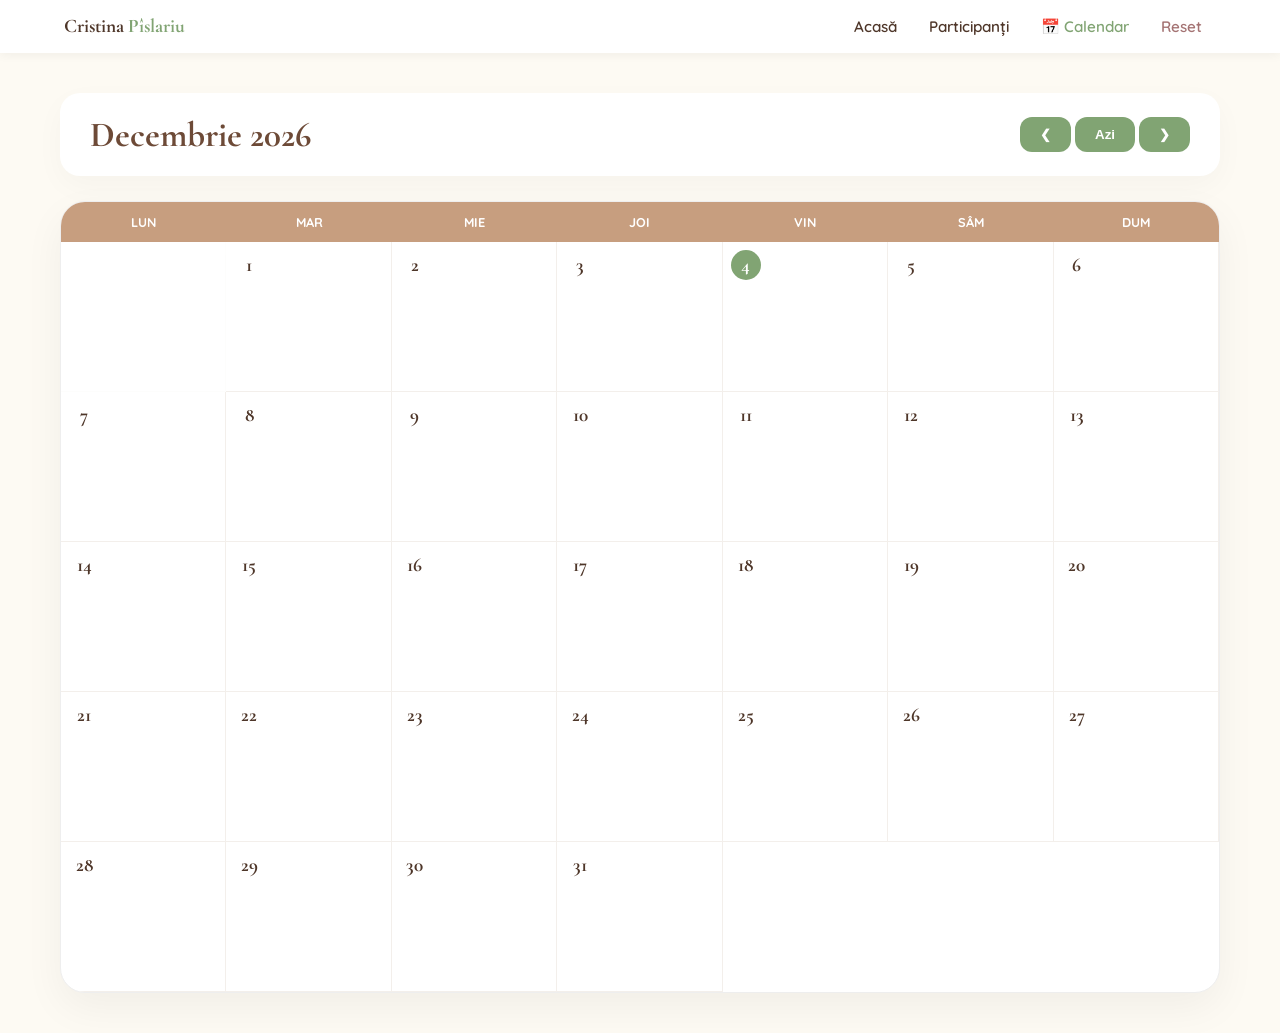
<file: calendar.html>
<!DOCTYPE html>
<html lang="ro">
<head>
    <meta charset="UTF-8">
    <link rel="icon" type="image/x-icon" href="favicon.ico">
    <link rel="icon" type="image/png" sizes="32x32" href="favicon-32x32.png">
    <link rel="icon" type="image/png" sizes="16x16" href="favicon-16x16.png">
    <link rel="apple-touch-icon" sizes="180x180" href="apple-touch-icon.png">
    <meta name="viewport" content="width=device-width, initial-scale=1.0">
    <title>Calendar Jurnal & Planner | Cristina Pîslariu</title>
    
    <link href="https://fonts.googleapis.com/css2?family=Cormorant+Garamond:wght@700&family=Quicksand:wght@400;500;600;700&display=swap" rel="stylesheet">
    
    <style>
        :root {
            --text-maro-inchis: #4e3629;
            --text-maro-deschis: #6d4a37;
            --verde-sage: #81a473;
            --crem-fundal: #fdfaf3;
            --alb-curat: #ffffff;
            --maro-lemn: #c79e7f;
            --font-serif: 'Cormorant Garamond', serif;
            --font-sans: 'Quicksand', sans-serif;
        }

        * { margin: 0; padding: 0; box-sizing: border-box; }
        body { font-family: var(--font-sans); background-color: var(--crem-fundal); color: var(--text-maro-deschis); }

        header { background-color: var(--alb-curat); padding: 0.9rem 5%; box-shadow: 0 2px 10px rgba(0,0,0,0.05); position: sticky; top: 0; z-index: 1000; }
        .nav-wrapper { max-width: 1200px; margin: 0 auto; display: flex; align-items: center; justify-content: space-between; }
        .main-nav ul { display: flex; align-items: center; list-style: none; gap: 0.2rem; }
        .main-nav a { text-decoration: none; color: var(--text-maro-inchis); font-weight: 600; padding: 0.5rem 0.9rem; border-radius: 20px; transition: 0.3s; font-size: 0.95rem; }
        .main-nav a:hover { color: var(--verde-sage); background-color: rgba(129,164,115,0.12); }

        .calendar-app { max-width: 1200px; margin: 40px auto; padding: 0 20px; }
        .calendar-nav { display: flex; justify-content: space-between; align-items: center; margin-bottom: 25px; background: var(--alb-curat); padding: 20px 30px; border-radius: 20px; box-shadow: 0 10px 30px rgba(0,0,0,0.03); }
        .calendar-nav h2 { font-family: var(--font-serif); font-size: 2.2rem; text-transform: capitalize; }

        .btn-nav { background-color: var(--verde-sage); color: white; border: none; padding: 10px 20px; border-radius: 12px; font-weight: 700; cursor: pointer; transition: 0.3s; }
        .btn-nav:hover { background-color: #6a8c5f; }

        .calendar-container { background: var(--alb-curat); border-radius: 25px; overflow: hidden; box-shadow: 0 15px 40px rgba(0,0,0,0.05); border: 1px solid #eee; }
        .calendar-grid { display: grid; grid-template-columns: repeat(7, 1fr); }
        .day-label { background: var(--maro-lemn); color: white; text-align: center; padding: 12px; font-weight: 700; font-size: 0.8rem; text-transform: uppercase; }

        .day-cell { min-height: 150px; border-right: 1px solid #f3efeb; border-bottom: 1px solid #f3efeb; padding: 8px; transition: 0.2s; position: relative; overflow: hidden; }
        .day-cell:hover { background-color: #fdfaf3; cursor: pointer; }
        .day-number { font-family: var(--font-serif); font-size: 1.2rem; font-weight: 700; color: var(--text-maro-inchis); width: 30px; height: 30px; line-height: 30px; text-align: center; border-radius: 50%; margin-bottom: 5px; }
        .day-cell.today .day-number { background-color: var(--verde-sage); color: white; }

        .event-mini-chip { font-size: 0.7rem; padding: 3px 6px; margin-top: 3px; border-radius: 4px; color: white; white-space: nowrap; overflow: hidden; text-overflow: ellipsis; font-weight: 600; display: block; }
        .event-mini-chip span { opacity: 0.9; font-weight: 400; margin-right: 3px; }

        /* MODAL PLANNER */
        .note-modal { display: none; position: fixed; z-index: 9999; left: 0; top: 0; width: 100%; height: 100%; background: rgba(78, 54, 41, 0.7); backdrop-filter: blur(8px); }
        .modal-content { background-color: var(--alb-curat); margin: 2% auto; padding: 2rem; border-radius: 30px; width: 95%; max-width: 850px; max-height: 90vh; overflow-y: auto; position: relative; }

        .planner-grid { margin-top: 20px; }
        .hour-row { display: flex; align-items: center; gap: 8px; border-bottom: 1px solid #f0f0f0; padding: 10px 0; flex-wrap: wrap; }
        .hour-label { width: 50px; font-weight: 700; color: var(--maro-lemn); font-size: 0.85rem; }
        
        .repeat-box { display: flex; align-items: center; gap: 5px; background: #f9f9f9; padding: 5px 10px; border-radius: 8px; font-size: 0.75rem; }
        .repeat-box select, .repeat-box input { border: 1px solid #ddd; border-radius: 4px; font-size: 0.75rem; padding: 2px; }
        .repeat-count { width: 40px; }

        .hour-input { flex: 1; min-width: 150px; border: 1px solid transparent; outline: none; background: transparent; font-family: var(--font-sans); padding: 8px; font-size: 0.95rem; color: var(--text-maro-inchis); }
        .hour-input:focus { border-bottom: 1px solid var(--verde-sage); }

        .color-input-wrapper { position: relative; width: 26px; height: 26px; border-radius: 50%; overflow: hidden; border: 2px solid #eee; flex-shrink: 0; }
        .hour-color-picker { position: absolute; top: -5px; left: -5px; width: 40px; height: 40px; cursor: pointer; border: none; padding: 0; background: none; }

        .modal-btns { display: flex; gap: 15px; margin-top: 25px; position: sticky; bottom: -5px; background: white; padding: 10px 0; }
        .btn-save { flex: 2; background-color: var(--verde-sage); color: white; border: none; padding: 14px; border-radius: 15px; font-weight: 700; cursor: pointer; }
        .btn-cancel { flex: 1; background-color: #f0f0f0; border: none; padding: 14px; border-radius: 15px; cursor: pointer; }
    </style>
</head>
<body>

    <header>
        <div class="nav-wrapper">
            <a href="index.html" class="nav-logo" style="font-family: var(--font-serif); font-size: 1.2rem; font-weight: 700; color: var(--text-maro-inchis); text-decoration: none;">Cristina <span style="color: var(--verde-sage);">Pîslariu</span></a>
            <nav class="main-nav">
                <ul>
                    <li><a href="index.html">Acasă</a></li>
                    <li><a href="fisa-notare.html">Participanți</a></li>
                    <li><a href="calendar.html" style="color: var(--verde-sage);">📅 Calendar</a></li>
                    <li><a href="javascript:void(0)" onclick="location.reload()" style="color: #a47373;">Reset</a></li>
                </ul>
            </nav>
        </div>
    </header>

    <main class="calendar-app">
        <div class="calendar-nav">
            <h2 id="monthDisplay">Luna An</h2>
            <div class="nav-controls">
                <button class="btn-nav" onclick="changeMonth(-1)">❮</button>
                <button class="btn-nav" onclick="goToToday()">Azi</button>
                <button class="btn-nav" onclick="changeMonth(1)">❯</button>
            </div>
        </div>

        <div class="calendar-container">
            <div class="calendar-grid">
                <div class="day-label">Lun</div><div class="day-label">Mar</div>
                <div class="day-label">Mie</div><div class="day-label">Joi</div>
                <div class="day-label">Vin</div><div class="day-label">Sâm</div>
                <div class="day-label">Dum</div>
            </div>
            <div id="calendarGrid" class="calendar-grid"></div>
        </div>
    </main>

    <div id="noteModal" class="note-modal">
        <div class="modal-content">
            <h3 id="modalDateLabel" style="font-family: var(--font-serif); font-size: 1.8rem;">Programare Zi</h3>
            <p id="modalFullDate" style="color: var(--maro-lemn); margin-bottom: 10px; font-weight: 600;"></p>
            
            <div id="hoursContainer" class="planner-grid"></div>
            
            <div class="modal-btns">
                <button class="btn-cancel" onclick="closeNote()">Anulează</button>
                <button class="btn-save" onclick="saveDayPlan()">Salvează în Calendar</button>
            </div>
        </div>
    </div>

    <script>
        let currentDate = new Date();
        let selectedDateKey = "";
        const hoursToPlan = [8,9,10,11,12,13,14,15,16,17,18,19,20,21,22];
        const defaultColor = "#81a473";

        function renderCalendar() {
            const grid = document.getElementById("calendarGrid");
            const monthDisplay = document.getElementById("monthDisplay");
            grid.innerHTML = "";

            const year = currentDate.getFullYear();
            const month = currentDate.getMonth();
            monthDisplay.innerText = new Intl.DateTimeFormat('ro-RO', { month: 'long', year: 'numeric' }).format(currentDate);

            const firstDay = new Date(year, month, 1).getDay();
            const daysInMonth = new Date(year, month + 1, 0).getDate();
            let startingPoint = firstDay === 0 ? 6 : firstDay - 1;

            for (let i = 0; i < startingPoint; i++) {
                grid.innerHTML += `<div class="day-cell" style="opacity: 0.1"></div>`;
            }

            const allData = JSON.parse(localStorage.getItem("calendarProData") || "{}");
            const today = new Date();

            for (let day = 1; day <= daysInMonth; day++) {
                const dateKey = `${day}-${month + 1}-${year}`;
                const isToday = (day === today.getDate() && month === today.getMonth() && year === today.getFullYear());
                
                const cell = document.createElement("div");
                cell.className = `day-cell ${isToday ? 'today' : ''}`;
                cell.innerHTML = `<div class="day-number">${day}</div>`;
                
                if (allData[dateKey]) {
                    const sortedHours = Object.keys(allData[dateKey]).sort();
                    sortedHours.forEach(hourKey => {
                        const taskObj = allData[dateKey][hourKey];
                        const chip = document.createElement("div");
                        chip.className = "event-mini-chip";
                        chip.style.backgroundColor = taskObj.color || defaultColor;
                        chip.innerHTML = `<span>${hourKey}</span> ${taskObj.text}`;
                        cell.appendChild(chip);
                    });
                }

                cell.onclick = () => openPlanner(dateKey);
                grid.appendChild(cell);
            }
        }

        function openPlanner(key) {
            selectedDateKey = key;
            document.getElementById("modalFullDate").innerText = key.replace(/-/g, ' / ');
            const container = document.getElementById("hoursContainer");
            container.innerHTML = "";
            
            const allData = JSON.parse(localStorage.getItem("calendarProData") || "{}");
            const dayData = allData[key] || {};

            hoursToPlan.forEach(hour => {
                const timeStr = `${hour < 10 ? '0'+hour : hour}:00`;
                const saved = dayData[timeStr] || { text: "", color: defaultColor };
                
                container.innerHTML += `
                    <div class="hour-row" data-time="${timeStr}">
                        <div class="hour-label">${timeStr}</div>
                        <div class="color-input-wrapper">
                            <input type="color" class="hour-color-picker" value="${saved.color}">
                        </div>
                        <input type="text" class="hour-input" placeholder="Adaugă activitate..." value="${saved.text}">
                        
                        <div class="repeat-box">
                            <span>Repetă:</span>
                            <select class="repeat-type">
                                <option value="none">Nu</option>
                                <option value="daily">Zilnic</option>
                                <option value="weekly">Săptămânal</option>
                                <option value="monthly">Lunar</option>
                            </select>
                            <span>de</span>
                            <input type="number" class="repeat-count" value="1" min="1" max="52">
                            <span>ori</span>
                        </div>
                    </div>
                `;
            });

            document.getElementById("noteModal").style.display = "block";
        }

        function saveDayPlan() {
            const allData = JSON.parse(localStorage.getItem("calendarProData") || "{}");
            const rows = document.querySelectorAll(".hour-row");
            
            const parts = selectedDateKey.split('-');
            const baseDate = new Date(parts[2], parts[1] - 1, parts[0]);

            rows.forEach(row => {
                const time = row.getAttribute("data-time");
                const text = row.querySelector(".hour-input").value.trim();
                const color = row.querySelector(".hour-color-picker").value;
                const repeatType = row.querySelector(".repeat-type").value;
                const repeatCount = parseInt(row.querySelector(".repeat-count").value) || 1;

                if (text !== "") {
                    // Salvare în ziua curentă
                    if(!allData[selectedDateKey]) allData[selectedDateKey] = {};
                    allData[selectedDateKey][time] = { text: text, color: color };

                    // Logică Repetiție
                    if (repeatType !== "none") {
                        for (let i = 1; i <= repeatCount; i++) {
                            let nextDate = new Date(baseDate);
                            
                            if (repeatType === "daily") {
                                nextDate.setDate(baseDate.getDate() + i);
                            } else if (repeatType === "weekly") {
                                nextDate.setDate(baseDate.getDate() + (i * 7));
                            } else if (repeatType === "monthly") {
                                nextDate.setMonth(baseDate.getMonth() + i);
                            }

                            const nextKey = `${nextDate.getDate()}-${nextDate.getMonth() + 1}-${nextDate.getFullYear()}`;
                            if (!allData[nextKey]) allData[nextKey] = {};
                            allData[nextKey][time] = { text: text, color: color };
                        }
                    }
                } else {
                    if(allData[selectedDateKey] && allData[selectedDateKey][time]) {
                        delete allData[selectedDateKey][time];
                    }
                }
            });

            localStorage.setItem("calendarProData", JSON.stringify(allData));
            closeNote();
            renderCalendar();
        }

        function changeMonth(val) { currentDate.setMonth(currentDate.getMonth() + val); renderCalendar(); }
        function goToToday() { currentDate = new Date(); renderCalendar(); }
        function closeNote() { document.getElementById("noteModal").style.display = "none"; }

        window.onload = renderCalendar;
    </script>
</body>
</html>
</file>
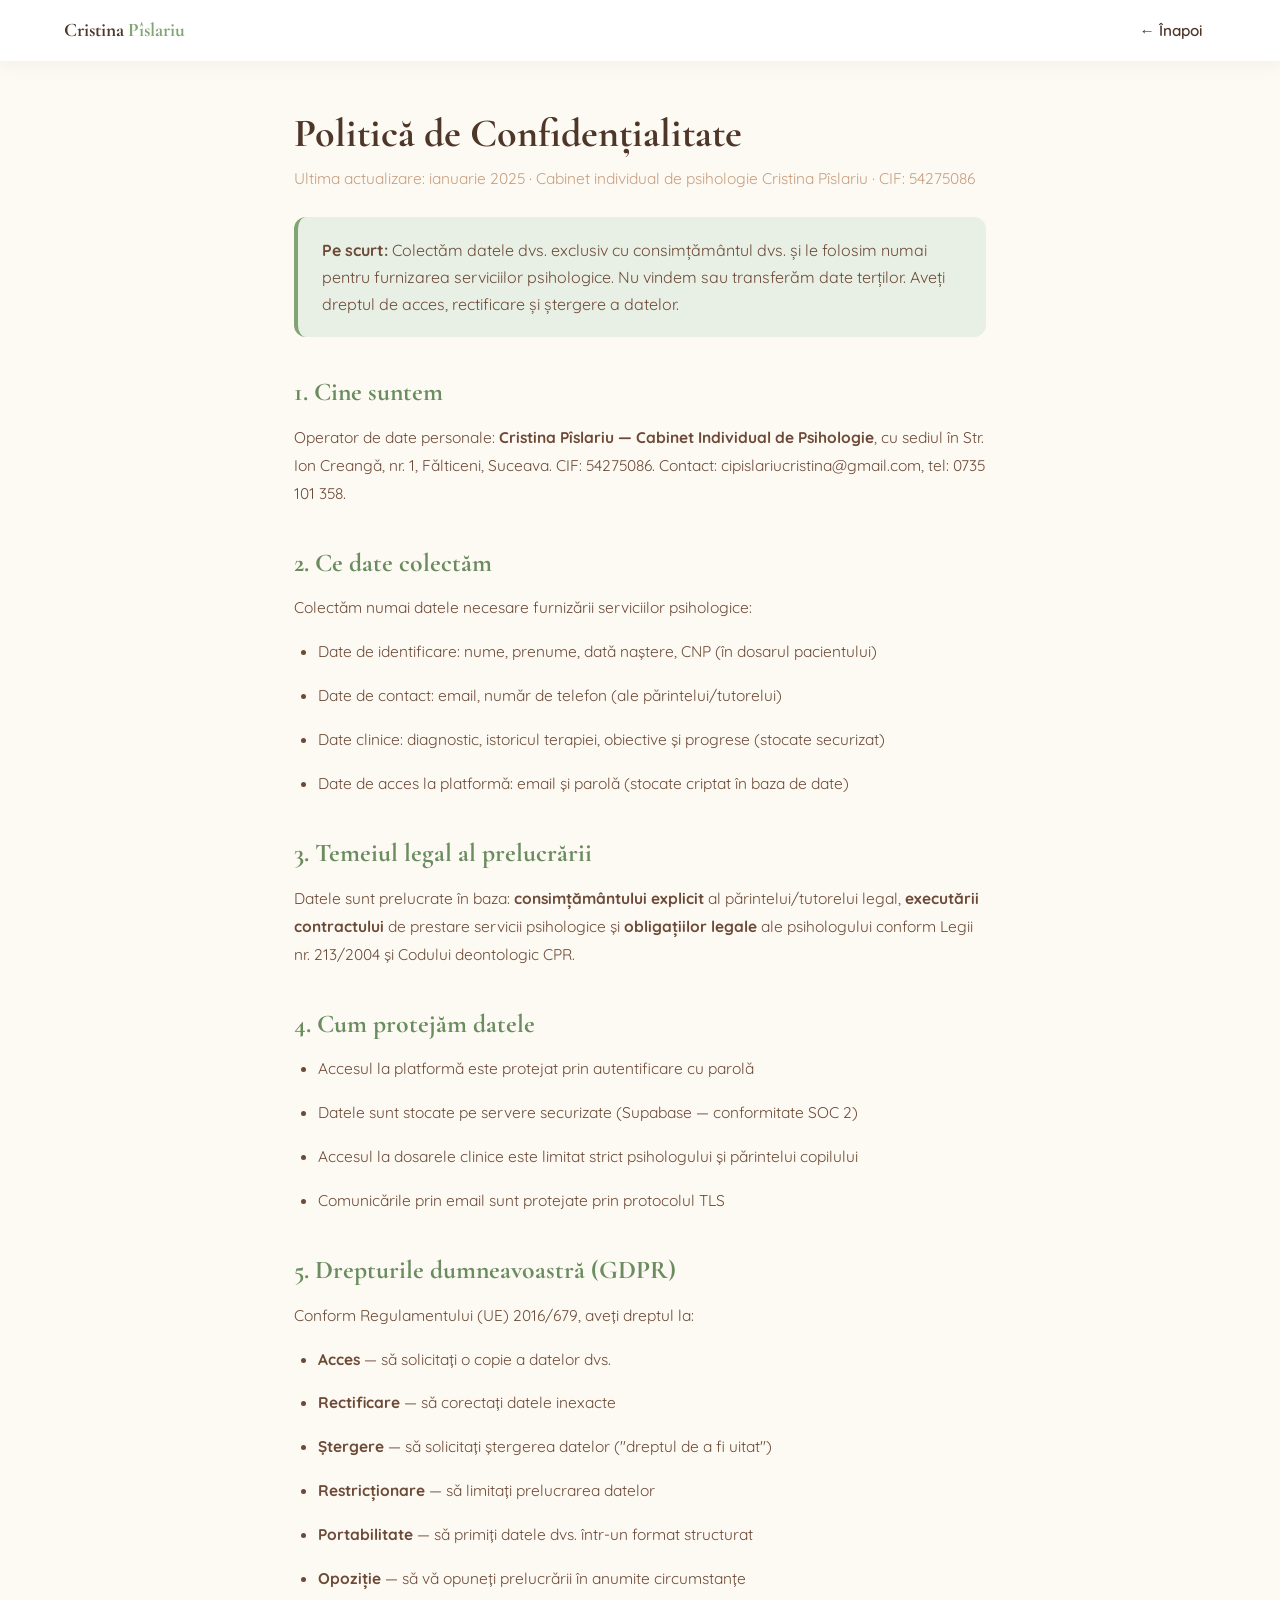
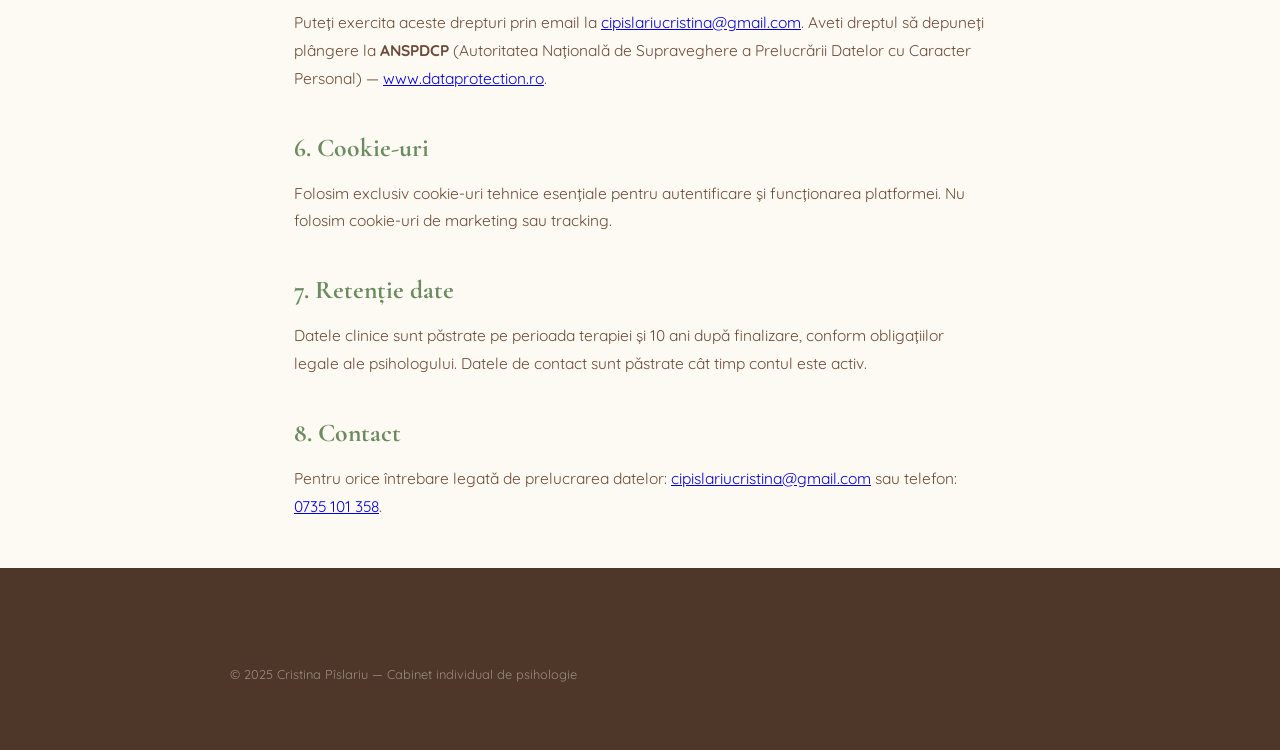
<file: confidentialitate.html>
<!DOCTYPE html>
<html lang="ro">
<head>
    <meta charset="UTF-8">
    <link rel="icon" type="image/x-icon" href="favicon.ico">
    <link rel="icon" type="image/png" sizes="32x32" href="favicon-32x32.png">
    <link rel="icon" type="image/png" sizes="16x16" href="favicon-16x16.png">
    <link rel="apple-touch-icon" sizes="180x180" href="apple-touch-icon.png">
    <meta name="viewport" content="width=device-width, initial-scale=1.0">
    <title>Politică de Confidențialitate | Cristina Pîslariu</title>
    <link rel="stylesheet" href="style.css">
    <link href="https://fonts.googleapis.com/css2?family=Cormorant+Garamond:wght@700&family=Quicksand:wght@400;600;700&display=swap" rel="stylesheet">
    <style>
        .legal-container { max-width: 820px; margin: 3rem auto; padding: 0 5%; }
        .legal-container h1 { font-size: 2.5rem; margin-bottom: 0.5rem; }
        .legal-meta { color: var(--maro-lemn); font-size: 0.9rem; margin-bottom: 3rem; }
        .legal-container h2 { font-size: 1.6rem; margin: 2.5rem 0 1rem; color: var(--verde-sage-inchis); }
        .legal-container p, .legal-container li { margin-bottom: 1rem; line-height: 1.8; font-size: 0.97rem; }
        .legal-container ul { margin-left: 1.5rem; }
        .legal-container .highlight-box { background: var(--verde-sage-light); border-left: 4px solid var(--verde-sage); padding: 1.2rem 1.5rem; border-radius: 12px; margin: 1.5rem 0; }
    </style>
</head>
<body>
<header>
    <div class="nav-wrapper">
        <a href="index.html" class="nav-logo">Cristina <span>Pîslariu</span></a>
        <nav class="main-nav">
            <ul>
                <li><a href="index.html">← Înapoi</a></li>
            </ul>
        </nav>
    </div>
</header>

<main class="legal-container">
    <h1>Politică de Confidențialitate</h1>
    <p class="legal-meta">Ultima actualizare: ianuarie 2025 · Cabinet individual de psihologie Cristina Pîslariu · CIF: 54275086</p>

    <div class="highlight-box">
        <strong>Pe scurt:</strong> Colectăm datele dvs. exclusiv cu consimțământul dvs. și le folosim numai pentru furnizarea serviciilor psihologice. Nu vindem sau transferăm date terților. Aveți dreptul de acces, rectificare și ștergere a datelor.
    </div>

    <h2>1. Cine suntem</h2>
    <p>Operator de date personale: <strong>Cristina Pîslariu — Cabinet Individual de Psihologie</strong>, cu sediul în Str. Ion Creangă, nr. 1, Fălticeni, Suceava. CIF: 54275086. Contact: cipislariucristina@gmail.com, tel: 0735 101 358.</p>

    <h2>2. Ce date colectăm</h2>
    <p>Colectăm numai datele necesare furnizării serviciilor psihologice:</p>
    <ul>
        <li>Date de identificare: nume, prenume, dată naștere, CNP (în dosarul pacientului)</li>
        <li>Date de contact: email, număr de telefon (ale părintelui/tutorelui)</li>
        <li>Date clinice: diagnostic, istoricul terapiei, obiective și progrese (stocate securizat)</li>
        <li>Date de acces la platformă: email și parolă (stocate criptat în baza de date)</li>
    </ul>

    <h2>3. Temeiul legal al prelucrării</h2>
    <p>Datele sunt prelucrate în baza: <strong>consimțământului explicit</strong> al părintelui/tutorelui legal, <strong>executării contractului</strong> de prestare servicii psihologice și <strong>obligațiilor legale</strong> ale psihologului conform Legii nr. 213/2004 și Codului deontologic CPR.</p>

    <h2>4. Cum protejăm datele</h2>
    <ul>
        <li>Accesul la platformă este protejat prin autentificare cu parolă</li>
        <li>Datele sunt stocate pe servere securizate (Supabase — conformitate SOC 2)</li>
        <li>Accesul la dosarele clinice este limitat strict psihologului și părintelui copilului</li>
        <li>Comunicările prin email sunt protejate prin protocolul TLS</li>
    </ul>

    <h2>5. Drepturile dumneavoastră (GDPR)</h2>
    <p>Conform Regulamentului (UE) 2016/679, aveți dreptul la:</p>
    <ul>
        <li><strong>Acces</strong> — să solicitați o copie a datelor dvs.</li>
        <li><strong>Rectificare</strong> — să corectați datele inexacte</li>
        <li><strong>Ștergere</strong> — să solicitați ștergerea datelor ("dreptul de a fi uitat")</li>
        <li><strong>Restricționare</strong> — să limitați prelucrarea datelor</li>
        <li><strong>Portabilitate</strong> — să primiți datele dvs. într-un format structurat</li>
        <li><strong>Opoziție</strong> — să vă opuneți prelucrării în anumite circumstanțe</li>
    </ul>
    <p>Puteți exercita aceste drepturi prin email la <a href="mailto:cipislariucristina@gmail.com">cipislariucristina@gmail.com</a>. Aveti dreptul să depuneți plângere la <strong>ANSPDCP</strong> (Autoritatea Națională de Supraveghere a Prelucrării Datelor cu Caracter Personal) — <a href="https://www.dataprotection.ro" target="_blank" rel="noopener">www.dataprotection.ro</a>.</p>

    <h2>6. Cookie-uri</h2>
    <p>Folosim exclusiv cookie-uri tehnice esențiale pentru autentificare și funcționarea platformei. Nu folosim cookie-uri de marketing sau tracking.</p>

    <h2>7. Retenție date</h2>
    <p>Datele clinice sunt păstrate pe perioada terapiei și 10 ani după finalizare, conform obligațiilor legale ale psihologului. Datele de contact sunt păstrate cât timp contul este activ.</p>

    <h2>8. Contact</h2>
    <p>Pentru orice întrebare legată de prelucrarea datelor: <a href="mailto:cipislariucristina@gmail.com">cipislariucristina@gmail.com</a> sau telefon: <a href="tel:+40735101358">0735 101 358</a>.</p>
</main>

<footer>
    <div class="footer-bottom" style="max-width:820px; margin:0 auto; padding: 2rem 0; border:none; opacity:0.5; font-size:0.8rem;">
        <span>© 2025 Cristina Pîslariu — Cabinet individual de psihologie</span>
    </div>
</footer>
</body>
</html>
</file>
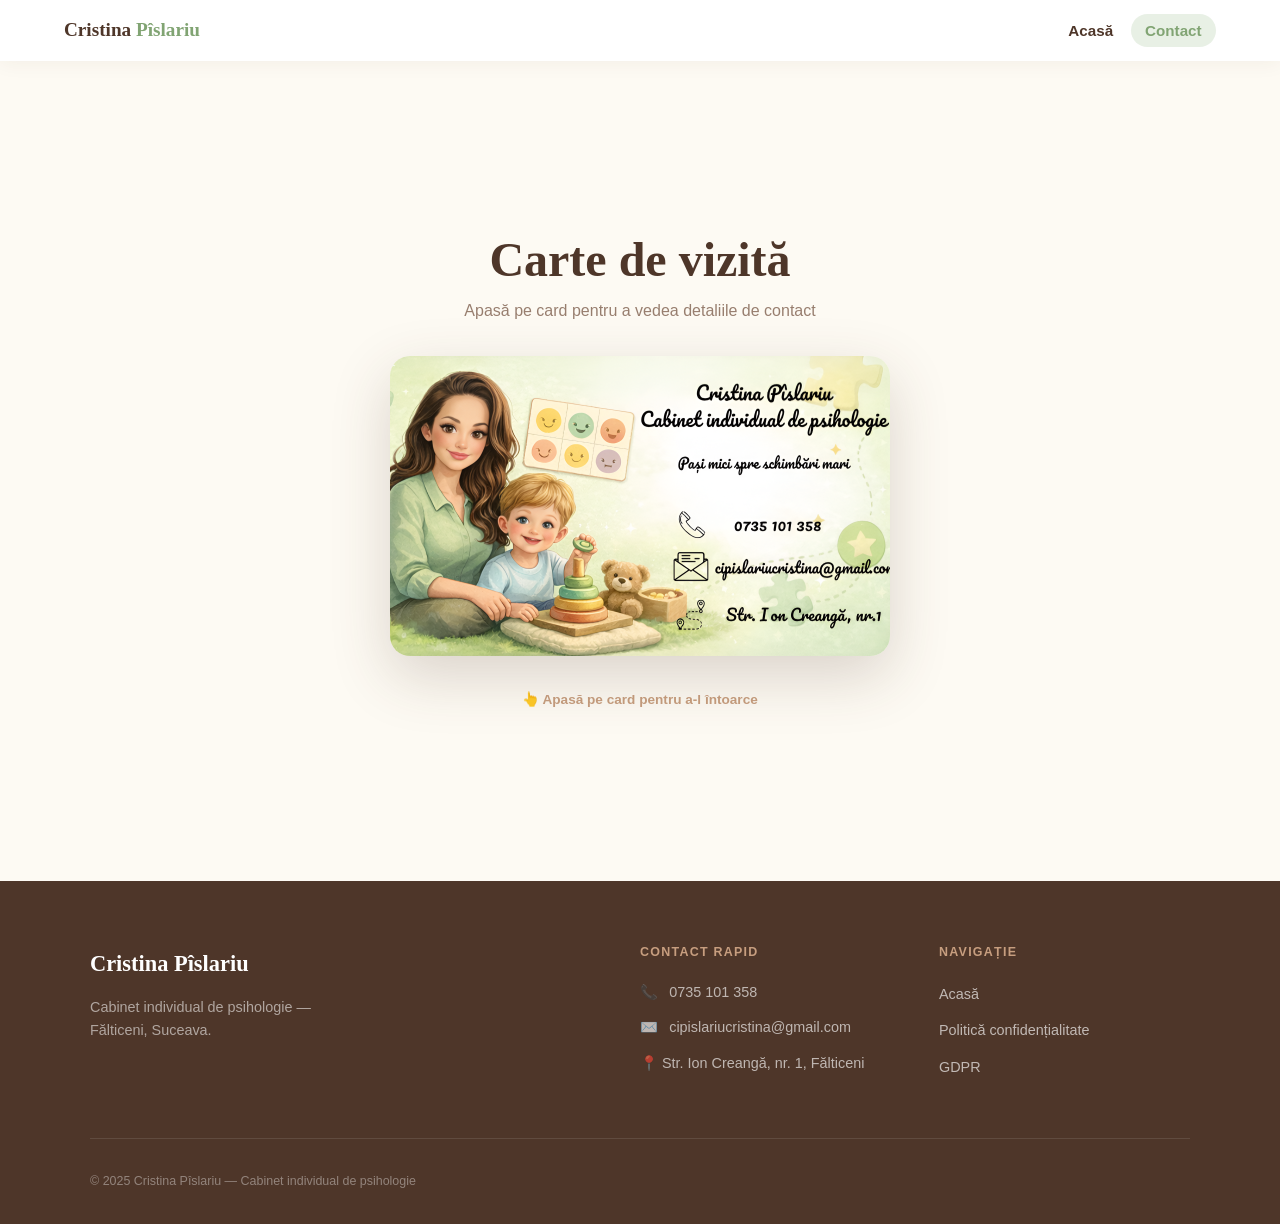
<file: contact.html>
<!DOCTYPE html>
<html lang="ro">
<head>
    <meta charset="UTF-8">
    <link rel="icon" type="image/x-icon" href="favicon.ico">
    <link rel="icon" type="image/png" sizes="32x32" href="favicon-32x32.png">
    <link rel="icon" type="image/png" sizes="16x16" href="favicon-16x16.png">
    <link rel="apple-touch-icon" sizes="180x180" href="apple-touch-icon.png">
    <meta name="viewport" content="width=device-width, initial-scale=1.0">
    <title>Contact | Cristina Pîslariu</title>
    <link rel="stylesheet" href="style.css">
    <style>
        .contact-page {
            display: flex;
            justify-content: center;
            align-items: center;
            min-height: calc(100vh - 80px);
            padding: 2rem 5%;
            flex-direction: column;
            gap: 2rem;
        }

        .contact-intro {
            text-align: center;
            max-width: 500px;
        }

        .contact-intro h1 {
            font-size: clamp(2rem, 4vw, 3rem);
            margin-bottom: 0.5rem;
        }

        .contact-intro p {
            opacity: 0.7;
            margin-bottom: 0;
        }

        /* Card 3D flip */
        .card-container {
            width: min(500px, 90vw);
            height: 300px;
            perspective: 1000px;
            cursor: pointer;
        }

        .card-inner {
            position: relative;
            width: 100%;
            height: 100%;
            text-align: center;
            transition: transform 0.8s cubic-bezier(0.4, 0, 0.2, 1);
            transform-style: preserve-3d;
            box-shadow: 0 20px 60px rgba(78, 54, 41, 0.2);
            border-radius: 20px;
        }

        .card-container.is-flipped .card-inner {
            transform: rotateY(180deg);
        }

        .card-front, .card-back {
            position: absolute;
            width: 100%;
            height: 100%;
            -webkit-backface-visibility: hidden;
            backface-visibility: hidden;
            border-radius: 20px;
            overflow: hidden;
        }

        .card-front img, .card-back img {
            width: 100%;
            height: 100%;
            object-fit: cover;
        }

        .card-back { transform: rotateY(180deg); }

        .flip-hint {
            font-size: 0.85rem;
            color: var(--maro-lemn);
            font-weight: 600;
            margin-top: 0;
            animation: pulse 2s ease-in-out infinite;
        }

        @keyframes pulse {
            0%, 100% { opacity: 0.6; }
            50% { opacity: 1; }
        }
    </style>
</head>
<body>

    <header>
        <div class="nav-wrapper">
            <a href="index.html" class="nav-logo">Cristina <span>Pîslariu</span></a>
            <nav class="main-nav">
                <ul>
                    <li><a href="index.html">Acasă</a></li>
                    <li><a href="contact.html" class="active">Contact</a></li>
                </ul>
            </nav>
        </div>
    </header>

    <main class="contact-page">
        <div class="contact-intro">
            <h1>Carte de vizită</h1>
            <p>Apasă pe card pentru a vedea detaliile de contact</p>
        </div>

        <div class="card-container" onclick="this.classList.toggle('is-flipped')" role="button" aria-label="Întoarce cartea de vizită" tabindex="0" onkeypress="if(event.key==='Enter') this.classList.toggle('is-flipped')">
            <div class="card-inner">
                <div class="card-front">
                    <img src="fata-card.jpg" alt="Față Carte de Vizită — Cristina Pîslariu">
                </div>
                <div class="card-back">
                    <img src="spate-card.jpg" alt="Spate Carte de Vizită — date de contact">
                </div>
            </div>
        </div>

        <p class="flip-hint">👆 Apasă pe card pentru a-l întoarce</p>
    </main>

    <footer>
        <div class="footer-top">
            <div class="footer-brand">
                <div class="brand-name">Cristina Pîslariu</div>
                <p>Cabinet individual de psihologie — Fălticeni, Suceava.</p>
            </div>
            <div class="footer-col">
                <h4>Contact rapid</h4>
                <div class="contact-info-footer">
                    <p>📞 <a href="tel:+40735101358" style="color:inherit;">0735 101 358</a></p>
                    <p>✉️ <a href="mailto:cipislariucristina@gmail.com" style="color:inherit;">cipislariucristina@gmail.com</a></p>
                    <p>📍 Str. Ion Creangă, nr. 1, Fălticeni</p>
                </div>
            </div>
            <div class="footer-col">
                <h4>Navigație</h4>
                <ul>
                    <li><a href="index.html">Acasă</a></li>
                    <li><a href="confidentialitate.html">Politică confidențialitate</a></li>
                    <li><a href="gdpr.html">GDPR</a></li>
                </ul>
            </div>
        </div>
        <div class="footer-bottom">
            <span>© 2025 Cristina Pîslariu — Cabinet individual de psihologie</span>
        </div>
    </footer>

</body>
</html>
</file>
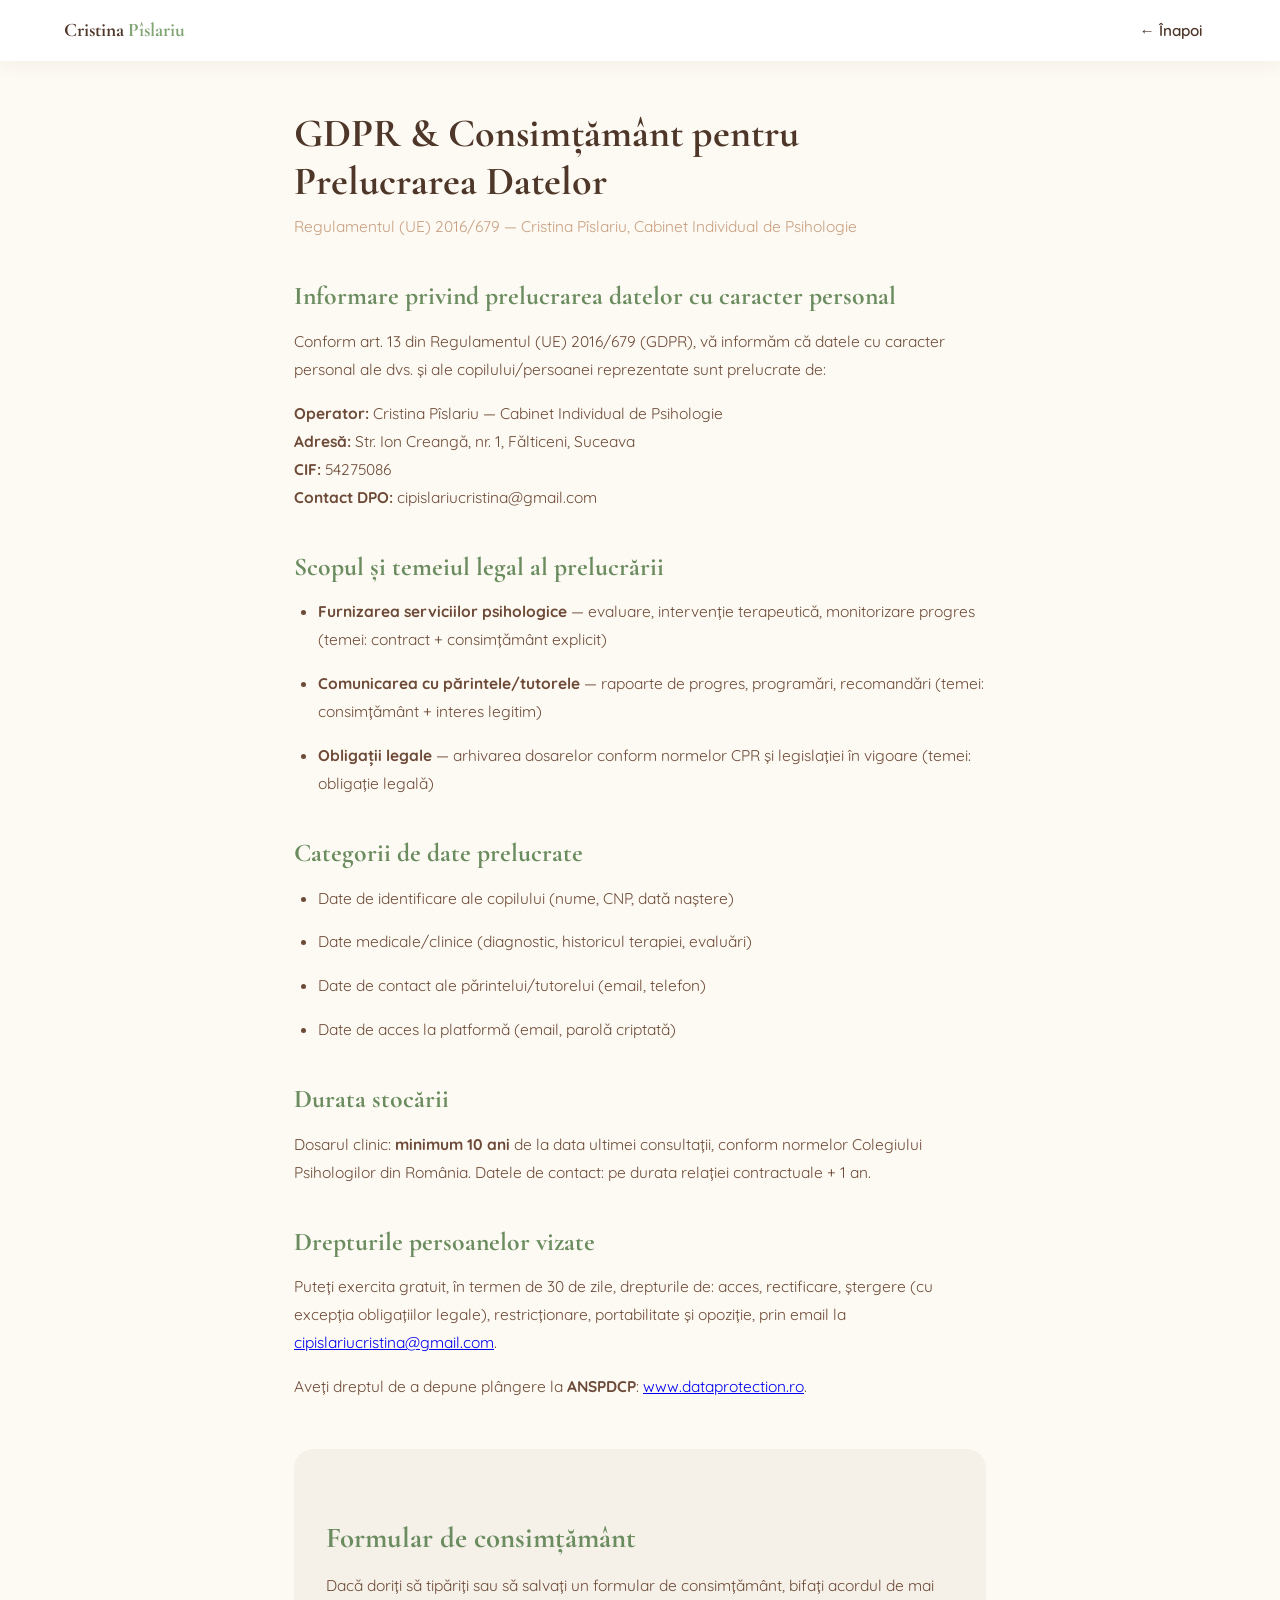
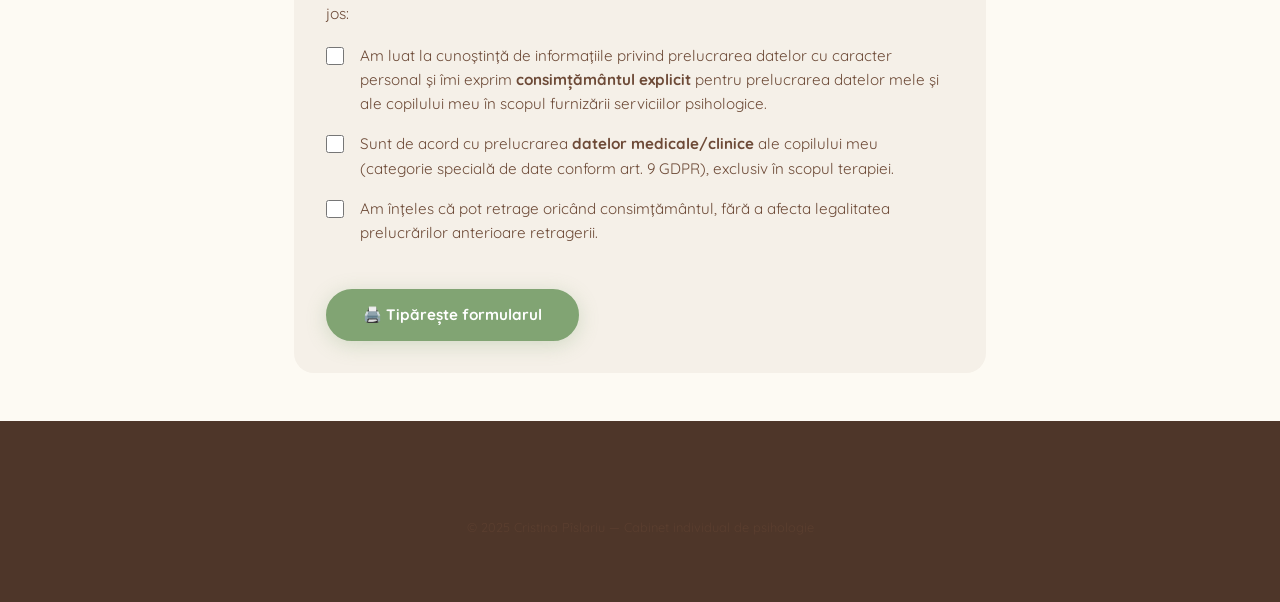
<file: gdpr.html>
<!DOCTYPE html>
<html lang="ro">
<head>
    <meta charset="UTF-8">
    <link rel="icon" type="image/x-icon" href="favicon.ico">
    <link rel="icon" type="image/png" sizes="32x32" href="favicon-32x32.png">
    <link rel="icon" type="image/png" sizes="16x16" href="favicon-16x16.png">
    <link rel="apple-touch-icon" sizes="180x180" href="apple-touch-icon.png">
    <meta name="viewport" content="width=device-width, initial-scale=1.0">
    <title>GDPR & Consimțământ | Cristina Pîslariu</title>
    <link rel="stylesheet" href="style.css">
    <link href="https://fonts.googleapis.com/css2?family=Cormorant+Garamond:wght@700&family=Quicksand:wght@400;600;700&display=swap" rel="stylesheet">
    <style>
        .legal-container { max-width: 820px; margin: 3rem auto; padding: 0 5%; }
        .legal-container h1 { font-size: 2.5rem; margin-bottom: 0.5rem; }
        .legal-meta { color: var(--maro-lemn); font-size: 0.9rem; margin-bottom: 3rem; }
        .legal-container h2 { font-size: 1.6rem; margin: 2.5rem 0 1rem; color: var(--verde-sage-inchis); }
        .legal-container p, .legal-container li { margin-bottom: 1rem; line-height: 1.8; font-size: 0.97rem; }
        .legal-container ul { margin-left: 1.5rem; }
        .consent-form { background: var(--crem-accent); border-radius: 20px; padding: 2rem; margin-top: 3rem; }
        .consent-form h2 { font-size: 1.8rem; margin-bottom: 1rem; }
        .consent-check { display: flex; gap: 1rem; align-items: flex-start; margin-bottom: 1rem; }
        .consent-check input[type=checkbox] { margin-top: 3px; width: 18px; height: 18px; accent-color: var(--verde-sage); flex-shrink: 0; }
        .consent-check label { font-size: 0.95rem; line-height: 1.6; cursor: pointer; }
    </style>
</head>
<body>
<header>
    <div class="nav-wrapper">
        <a href="index.html" class="nav-logo">Cristina <span>Pîslariu</span></a>
        <nav class="main-nav">
            <ul><li><a href="index.html">← Înapoi</a></li></ul>
        </nav>
    </div>
</header>

<main class="legal-container">
    <h1>GDPR & Consimțământ pentru Prelucrarea Datelor</h1>
    <p class="legal-meta">Regulamentul (UE) 2016/679 — Cristina Pîslariu, Cabinet Individual de Psihologie</p>

    <h2>Informare privind prelucrarea datelor cu caracter personal</h2>
    <p>Conform art. 13 din Regulamentul (UE) 2016/679 (GDPR), vă informăm că datele cu caracter personal ale dvs. și ale copilului/persoanei reprezentate sunt prelucrate de:</p>
    <p><strong>Operator:</strong> Cristina Pîslariu — Cabinet Individual de Psihologie<br>
    <strong>Adresă:</strong> Str. Ion Creangă, nr. 1, Fălticeni, Suceava<br>
    <strong>CIF:</strong> 54275086<br>
    <strong>Contact DPO:</strong> cipislariucristina@gmail.com</p>

    <h2>Scopul și temeiul legal al prelucrării</h2>
    <ul>
        <li><strong>Furnizarea serviciilor psihologice</strong> — evaluare, intervenție terapeutică, monitorizare progres (temei: contract + consimțământ explicit)</li>
        <li><strong>Comunicarea cu părintele/tutorele</strong> — rapoarte de progres, programări, recomandări (temei: consimțământ + interes legitim)</li>
        <li><strong>Obligații legale</strong> — arhivarea dosarelor conform normelor CPR și legislației în vigoare (temei: obligație legală)</li>
    </ul>

    <h2>Categorii de date prelucrate</h2>
    <ul>
        <li>Date de identificare ale copilului (nume, CNP, dată naștere)</li>
        <li>Date medicale/clinice (diagnostic, historicul terapiei, evaluări)</li>
        <li>Date de contact ale părintelui/tutorelui (email, telefon)</li>
        <li>Date de acces la platformă (email, parolă criptată)</li>
    </ul>

    <h2>Durata stocării</h2>
    <p>Dosarul clinic: <strong>minimum 10 ani</strong> de la data ultimei consultații, conform normelor Colegiului Psihologilor din România. Datele de contact: pe durata relației contractuale + 1 an.</p>

    <h2>Drepturile persoanelor vizate</h2>
    <p>Puteți exercita gratuit, în termen de 30 de zile, drepturile de: acces, rectificare, ștergere (cu excepția obligațiilor legale), restricționare, portabilitate și opoziție, prin email la <a href="mailto:cipislariucristina@gmail.com">cipislariucristina@gmail.com</a>.</p>
    <p>Aveți dreptul de a depune plângere la <strong>ANSPDCP</strong>: <a href="https://www.dataprotection.ro" target="_blank" rel="noopener">www.dataprotection.ro</a>.</p>

    <div class="consent-form">
        <h2>Formular de consimțământ</h2>
        <p>Dacă doriți să tipăriți sau să salvați un formular de consimțământ, bifați acordul de mai jos:</p>
        <div class="consent-check">
            <input type="checkbox" id="c1">
            <label for="c1">Am luat la cunoștință de informațiile privind prelucrarea datelor cu caracter personal și îmi exprim <strong>consimțământul explicit</strong> pentru prelucrarea datelor mele și ale copilului meu în scopul furnizării serviciilor psihologice.</label>
        </div>
        <div class="consent-check">
            <input type="checkbox" id="c2">
            <label for="c2">Sunt de acord cu prelucrarea <strong>datelor medicale/clinice</strong> ale copilului meu (categorie specială de date conform art. 9 GDPR), exclusiv în scopul terapiei.</label>
        </div>
        <div class="consent-check">
            <input type="checkbox" id="c3">
            <label for="c3">Am înțeles că pot retrage oricând consimțământul, fără a afecta legalitatea prelucrărilor anterioare retragerii.</label>
        </div>
        <br>
        <button class="btn-cta" onclick="window.print()">🖨️ Tipărește formularul</button>
    </div>
</main>

<footer>
    <div style="text-align:center; padding: 2rem; font-size:0.8rem; opacity:0.4; color: var(--text-maro-deschis);">
        © 2025 Cristina Pîslariu — Cabinet individual de psihologie
    </div>
</footer>
</body>
</html>
</file>
<file: style.css>
/* ============================================================
   CRISTINA PÎSLARIU — Cabinet Individual de Psihologie
   Stylesheet Principal — v2.0
   ============================================================ */

/* 1. VARIABILE CSS */
:root {
    --text-maro-inchis: #4e3629;
    --text-maro-deschis: #6d4a37;
    --verde-sage: #81a473;
    --verde-sage-inchis: #6a8c5f;
    --verde-sage-light: #e8f0e5;
    --crem-fundal: #fdfaf3;
    --crem-accent: #f5f0e8;
    --alb-curat: #ffffff;
    --maro-lemn: #c79e7f;
    --maro-lemn-light: #f0e6da;
    --shadow-card: 0 8px 32px rgba(78, 54, 41, 0.08);
    --shadow-hover: 0 16px 48px rgba(78, 54, 41, 0.14);
    --border-radius-card: 20px;
    --transition: all 0.3s cubic-bezier(0.4, 0, 0.2, 1);
    --font-serif: 'Cormorant Garamond', Georgia, serif;
    --font-sans: 'Quicksand', sans-serif;
}

*, *::before, *::after { margin: 0; padding: 0; box-sizing: border-box; }
html { scroll-behavior: smooth; }

body {
    font-family: var(--font-sans);
    background-color: var(--crem-fundal);
    color: var(--text-maro-deschis);
    line-height: 1.7;
    overflow-x: hidden;
}

h1, h2, h3, h4 {
    font-family: var(--font-serif);
    font-weight: 700;
    color: var(--text-maro-inchis);
    line-height: 1.2;
}

img { max-width: 100%; height: auto; }
a { transition: var(--transition); }

/* NAVIGAȚIE */
header {
    background-color: rgba(255, 255, 255, 0.95);
    backdrop-filter: blur(12px);
    -webkit-backdrop-filter: blur(12px);
    padding: 0.9rem 5%;
    box-shadow: 0 2px 20px rgba(78, 54, 41, 0.06);
    position: sticky;
    top: 0;
    z-index: 1000;
}

.nav-wrapper {
    max-width: 1200px;
    margin: 0 auto;
    display: flex;
    align-items: center;
    justify-content: space-between;
}

.nav-logo {
    font-family: var(--font-serif);
    font-size: 1.2rem;
    font-weight: 700;
    color: var(--text-maro-inchis);
    text-decoration: none;
}

.nav-logo span { color: var(--verde-sage); }

.main-nav ul {
    display: flex;
    align-items: center;
    list-style: none;
    gap: 0.2rem;
}

.main-nav a {
    text-decoration: none;
    color: var(--text-maro-inchis);
    font-weight: 600;
    font-size: 0.95rem;
    padding: 0.5rem 0.9rem;
    border-radius: 20px;
    transition: var(--transition);
}

.main-nav a:hover, .main-nav a.active {
    color: var(--verde-sage);
    background-color: var(--verde-sage-light);
}

.hamburger {
    display: none;
    flex-direction: column;
    gap: 5px;
    cursor: pointer;
    padding: 8px;
    border: none;
    background: none;
    border-radius: 8px;
}

.hamburger span {
    display: block;
    width: 24px;
    height: 2px;
    background-color: var(--text-maro-inchis);
    border-radius: 2px;
    transition: var(--transition);
}

.hamburger.open span:nth-child(1) { transform: translateY(7px) rotate(45deg); }
.hamburger.open span:nth-child(2) { opacity: 0; }
.hamburger.open span:nth-child(3) { transform: translateY(-7px) rotate(-45deg); }

/* HERO */
.hero {
    padding: 5rem 5% 4rem;
    text-align: center;
    max-width: 1200px;
    margin: 0 auto;
}

.hero-image-container { margin-bottom: 2.5rem; }

.hero-image-container img {
    height: 360px;
    filter: drop-shadow(0 20px 40px rgba(129, 164, 115, 0.2));
    animation: floatHero 4s ease-in-out infinite;
}

@keyframes floatHero {
    0%, 100% { transform: translateY(0px); }
    50% { transform: translateY(-12px); }
}

.hero-badge {
    display: inline-block;
    background: var(--verde-sage-light);
    color: var(--verde-sage-inchis);
    font-size: 0.78rem;
    font-weight: 700;
    letter-spacing: 0.1em;
    text-transform: uppercase;
    padding: 0.4rem 1.2rem;
    border-radius: 30px;
    margin-bottom: 1.2rem;
    border: 1px solid rgba(129, 164, 115, 0.3);
}

.hero h1 { font-size: clamp(2.5rem, 5vw, 4rem); margin-bottom: 0.4rem; }
.hero h2 { font-size: clamp(1.1rem, 2.5vw, 1.5rem); color: var(--verde-sage-inchis); font-weight: 400; font-style: italic; margin-bottom: 1.5rem; }

.hero-tagline {
    font-size: 1.05rem;
    margin-bottom: 2.5rem;
    max-width: 680px;
    margin-left: auto;
    margin-right: auto;
    line-height: 1.8;
}

.hero-actions { display: flex; gap: 1rem; justify-content: center; flex-wrap: wrap; }

/* BUTOANE */
.btn-cta {
    display: inline-flex;
    align-items: center;
    gap: 0.5rem;
    background-color: var(--verde-sage);
    color: white;
    padding: 0.9rem 2.2rem;
    text-decoration: none;
    border-radius: 30px;
    font-weight: 700;
    font-size: 0.95rem;
    transition: var(--transition);
    border: 2px solid var(--verde-sage);
    cursor: pointer;
    font-family: var(--font-sans);
    box-shadow: 0 4px 20px rgba(129, 164, 115, 0.3);
}

.btn-cta:hover {
    transform: translateY(-3px);
    background-color: var(--verde-sage-inchis);
    border-color: var(--verde-sage-inchis);
    box-shadow: 0 8px 28px rgba(129, 164, 115, 0.4);
}

.btn-secondary {
    display: inline-flex;
    align-items: center;
    gap: 0.5rem;
    background: transparent;
    color: var(--text-maro-inchis);
    padding: 0.9rem 2.2rem;
    text-decoration: none;
    border-radius: 30px;
    font-weight: 700;
    font-size: 0.95rem;
    transition: var(--transition);
    border: 2px solid var(--maro-lemn);
    cursor: pointer;
    font-family: var(--font-sans);
}

.btn-secondary:hover { background: var(--maro-lemn-light); transform: translateY(-2px); }

/* SERVICII */
.services-section { padding: 5rem 5%; background: var(--crem-accent); }
.services-section .section-inner { max-width: 1100px; margin: 0 auto; }

.section-header { text-align: center; margin-bottom: 3.5rem; }
.section-header h2 { font-size: clamp(2rem, 4vw, 3rem); margin-bottom: 0.8rem; }
.section-header p { max-width: 600px; margin: 0 auto; font-size: 1.05rem; opacity: 0.8; }

.services-grid { display: grid; grid-template-columns: repeat(auto-fit, minmax(230px, 1fr)); gap: 1.5rem; }

.service-card {
    background: var(--alb-curat);
    padding: 2rem 1.8rem;
    border-radius: var(--border-radius-card);
    box-shadow: var(--shadow-card);
    text-align: center;
    transition: var(--transition);
    border: 1px solid rgba(199, 158, 127, 0.1);
}

.service-card:hover { transform: translateY(-6px); box-shadow: var(--shadow-hover); }
.service-icon { font-size: 2.5rem; margin-bottom: 1rem; display: block; }
.service-card h3 { font-size: 1.35rem; margin-bottom: 0.8rem; }
.service-card p { font-size: 0.9rem; line-height: 1.7; opacity: 0.85; }

/* DESPRE */
.about-section { padding: 5rem 5%; }
.about-inner { max-width: 1100px; margin: 0 auto; display: grid; grid-template-columns: 1fr 1fr; gap: 4rem; align-items: center; }
.about-text h2 { font-size: clamp(2rem, 4vw, 2.8rem); margin-bottom: 1.5rem; }
.about-text p { margin-bottom: 1.2rem; line-height: 1.8; opacity: 0.9; }

.about-stats { display: grid; grid-template-columns: 1fr 1fr; gap: 1.2rem; margin-top: 2rem; }

.stat-box {
    background: var(--verde-sage-light);
    padding: 1.2rem;
    border-radius: 16px;
    text-align: center;
    border: 1px solid rgba(129, 164, 115, 0.2);
}

.stat-number { font-family: var(--font-serif); font-size: 2.2rem; font-weight: 700; color: var(--verde-sage-inchis); display: block; line-height: 1; }
.stat-label { font-size: 0.78rem; font-weight: 700; text-transform: uppercase; letter-spacing: 0.05em; opacity: 0.65; margin-top: 0.3rem; display: block; }

.about-image-side img { border-radius: 24px; width: 100%; box-shadow: var(--shadow-hover); }

/* CONTACT BANNER */
.contact-preview {
    padding: 4rem 5%;
    background: linear-gradient(135deg, var(--verde-sage) 0%, var(--verde-sage-inchis) 100%);
    text-align: center;
}

.contact-preview h2 { color: white; font-size: clamp(1.8rem, 3.5vw, 2.8rem); margin-bottom: 1rem; }
.contact-preview p { color: rgba(255,255,255,0.85); font-size: 1.05rem; margin-bottom: 2rem; max-width: 600px; margin-left: auto; margin-right: auto; }
.contact-preview .btn-cta { background: white; color: var(--verde-sage-inchis); border-color: white; }
.contact-preview .btn-cta:hover { background: var(--crem-fundal); border-color: var(--crem-fundal); }

/* MODAL */
.modal {
    display: none;
    position: fixed;
    z-index: 9999;
    left: 0; top: 0;
    width: 100%; height: 100%;
    background-color: rgba(78, 54, 41, 0.65);
    backdrop-filter: blur(10px);
    -webkit-backdrop-filter: blur(10px);
    animation: fadeIn 0.2s ease;
}

@keyframes fadeIn { from { opacity: 0; } to { opacity: 1; } }

.modal-content {
    background-color: var(--alb-curat);
    margin: 8% auto;
    padding: 3rem;
    border-radius: 28px;
    width: 90%;
    max-width: 420px;
    position: relative;
    text-align: center;
    box-shadow: 0 30px 80px rgba(0,0,0,0.2);
    animation: slideDown 0.4s cubic-bezier(0.34, 1.56, 0.64, 1);
}

@keyframes slideDown {
    from { transform: translateY(-60px) scale(0.95); opacity: 0; }
    to { transform: translateY(0) scale(1); opacity: 1; }
}

.close-modal {
    position: absolute;
    right: 16px; top: 14px;
    font-size: 22px;
    font-weight: 300;
    color: var(--maro-lemn);
    cursor: pointer;
    transition: var(--transition);
    width: 32px; height: 32px;
    display: flex;
    align-items: center;
    justify-content: center;
    border-radius: 50%;
}

.close-modal:hover { color: var(--text-maro-inchis); background: var(--crem-accent); }

/* LOGIN FORM */
.login-header { margin-bottom: 1.8rem; }
.login-header h2 { font-size: 2rem; margin-bottom: 0.4rem; }
.login-header p { font-size: 0.9rem; opacity: 0.7; }

.input-group { text-align: left; margin-bottom: 1.2rem; }

.input-group label {
    display: block;
    font-weight: 700;
    margin-bottom: 0.4rem;
    color: var(--text-maro-inchis);
    font-size: 0.9rem;
}

.input-group input,
.input-group select,
.input-group textarea {
    width: 100%;
    padding: 0.85rem 1.1rem;
    border: 2px solid #ede8e0;
    border-radius: 14px;
    font-family: var(--font-sans);
    font-size: 1rem;
    outline: none;
    transition: var(--transition);
    background: var(--crem-fundal);
    color: var(--text-maro-inchis);
}

.input-group input:focus,
.input-group select:focus {
    border-color: var(--verde-sage);
    background: white;
    box-shadow: 0 0 0 4px rgba(129, 164, 115, 0.1);
}

.btn-login {
    width: 100%;
    background-color: var(--verde-sage);
    color: white;
    padding: 1rem;
    border: none;
    border-radius: 14px;
    font-size: 1.05rem;
    font-weight: 700;
    cursor: pointer;
    transition: var(--transition);
    font-family: var(--font-sans);
    box-shadow: 0 4px 16px rgba(129, 164, 115, 0.3);
    margin-top: 0.5rem;
}

.btn-login:hover {
    background-color: var(--verde-sage-inchis);
    transform: translateY(-2px);
    box-shadow: 0 6px 20px rgba(129, 164, 115, 0.4);
}

/* FOOTER */
footer {
    background-color: var(--text-maro-inchis);
    color: rgba(255,255,255,0.85);
    padding: 4rem 5% 2rem;
}

.footer-top {
    max-width: 1100px;
    margin: 0 auto;
    display: grid;
    grid-template-columns: 2fr 1fr 1fr;
    gap: 3rem;
    padding-bottom: 3rem;
    border-bottom: 1px solid rgba(255,255,255,0.1);
}

.footer-brand p { margin-top: 0.8rem; font-size: 0.9rem; opacity: 0.65; max-width: 280px; line-height: 1.6; }
.footer-brand .brand-name { font-family: var(--font-serif); font-size: 1.4rem; color: white; font-weight: 700; }

.footer-col h4 {
    color: var(--maro-lemn);
    font-family: var(--font-sans);
    font-size: 0.78rem;
    font-weight: 700;
    text-transform: uppercase;
    letter-spacing: 0.1em;
    margin-bottom: 1.2rem;
}

.footer-col ul { list-style: none; }
.footer-col ul li { margin-bottom: 0.6rem; }
.footer-col a { text-decoration: none; color: rgba(255,255,255,0.65); font-size: 0.9rem; transition: var(--transition); }
.footer-col a:hover { color: var(--maro-lemn); }
.contact-info-footer p { display: flex; align-items: center; gap: 0.7rem; margin-bottom: 0.7rem; font-size: 0.9rem; opacity: 0.75; }

.footer-bottom {
    max-width: 1100px;
    margin: 2rem auto 0;
    display: flex;
    justify-content: space-between;
    align-items: center;
    flex-wrap: wrap;
    gap: 1rem;
    font-size: 0.78rem;
    opacity: 0.45;
}

.footer-bottom a { color: inherit; text-decoration: none; }

/* GDPR COOKIE BANNER */
.cookie-banner {
    position: fixed;
    bottom: 0; left: 0; right: 0;
    background: rgba(40, 28, 20, 0.97);
    color: rgba(255,255,255,0.9);
    padding: 1.2rem 5%;
    display: flex;
    align-items: center;
    justify-content: space-between;
    gap: 2rem;
    z-index: 9998;
    box-shadow: 0 -4px 20px rgba(0,0,0,0.2);
    animation: slideUp 0.5s ease;
    flex-wrap: wrap;
}

@keyframes slideUp { from { transform: translateY(100%); } to { transform: translateY(0); } }
.cookie-banner.hidden { display: none; }
.cookie-text { font-size: 0.85rem; max-width: 700px; line-height: 1.5; }
.cookie-text a { color: var(--maro-lemn); text-decoration: underline; }
.cookie-actions { display: flex; gap: 0.8rem; flex-shrink: 0; }

.btn-cookie-accept {
    background: var(--verde-sage);
    color: white;
    border: none;
    padding: 0.6rem 1.4rem;
    border-radius: 20px;
    font-weight: 700;
    cursor: pointer;
    font-family: var(--font-sans);
    font-size: 0.85rem;
    transition: var(--transition);
}

.btn-cookie-accept:hover { background: var(--verde-sage-inchis); }

.btn-cookie-decline {
    background: transparent;
    color: rgba(255,255,255,0.6);
    border: 1px solid rgba(255,255,255,0.2);
    padding: 0.6rem 1.2rem;
    border-radius: 20px;
    font-weight: 600;
    cursor: pointer;
    font-family: var(--font-sans);
    font-size: 0.85rem;
    transition: var(--transition);
}

.btn-cookie-decline:hover { border-color: rgba(255,255,255,0.5); color: white; }

/* NOTIFICĂRI */
.custom-notification {
    position: fixed;
    top: 24px; right: 24px;
    background-color: var(--alb-curat);
    color: var(--text-maro-inchis);
    padding: 1rem 1.5rem;
    border-radius: 16px;
    box-shadow: 0 10px 40px rgba(0,0,0,0.12);
    display: flex;
    align-items: center;
    gap: 0.8rem;
    z-index: 10000;
    font-family: var(--font-sans);
    font-weight: 600;
    font-size: 0.9rem;
    transform: translateX(calc(100% + 30px));
    transition: transform 0.4s cubic-bezier(0.175, 0.885, 0.32, 1.275);
    border-left: 4px solid var(--verde-sage);
    max-width: 340px;
}

.custom-notification.show { transform: translateX(0); }
.notification-icon { font-size: 1.1rem; flex-shrink: 0; }

/* LOGICA UI */
#logout-btn-container a { color: #c57979 !important; }
#logout-btn-container a:hover { color: #a35555 !important; background-color: #fce8e8 !important; }

.nav-psiholog, .nav-comun { /* controlate din JS */ }

/* REVEAL ANIMATION */
.reveal { opacity: 0; transform: translateY(30px); transition: opacity 0.6s ease, transform 0.6s ease; }
.reveal.visible { opacity: 1; transform: translateY(0); }

/* RESPONSIVE */
@media (max-width: 768px) {
    .hamburger { display: flex; }

    .main-nav {
        position: absolute;
        top: 100%; left: 0; right: 0;
        background: white;
        box-shadow: 0 8px 24px rgba(0,0,0,0.08);
        padding: 1rem 5%;
        display: none;
    }

    .main-nav.open { display: block; }
    .main-nav ul { flex-direction: column; align-items: flex-start; gap: 0; }
    .main-nav a { display: block; width: 100%; padding: 0.7rem 1rem; }

    .hero { padding: 3rem 5% 2.5rem; }
    .hero-image-container img { height: 220px; }
    .hero-actions { flex-direction: column; align-items: center; }

    .about-inner { grid-template-columns: 1fr; gap: 2rem; }
    .about-image-side { order: -1; }
    .about-stats { grid-template-columns: 1fr 1fr; }

    .footer-top { grid-template-columns: 1fr; gap: 2rem; }
    .footer-bottom { flex-direction: column; text-align: center; }
    .services-grid { grid-template-columns: 1fr; }

    .cookie-banner { flex-direction: column; align-items: flex-start; gap: 1rem; }
}

@media (max-width: 480px) {
    .modal-content { margin: 10% auto; padding: 2rem 1.5rem; }
    .about-stats { grid-template-columns: 1fr 1fr; }
}
</file>
